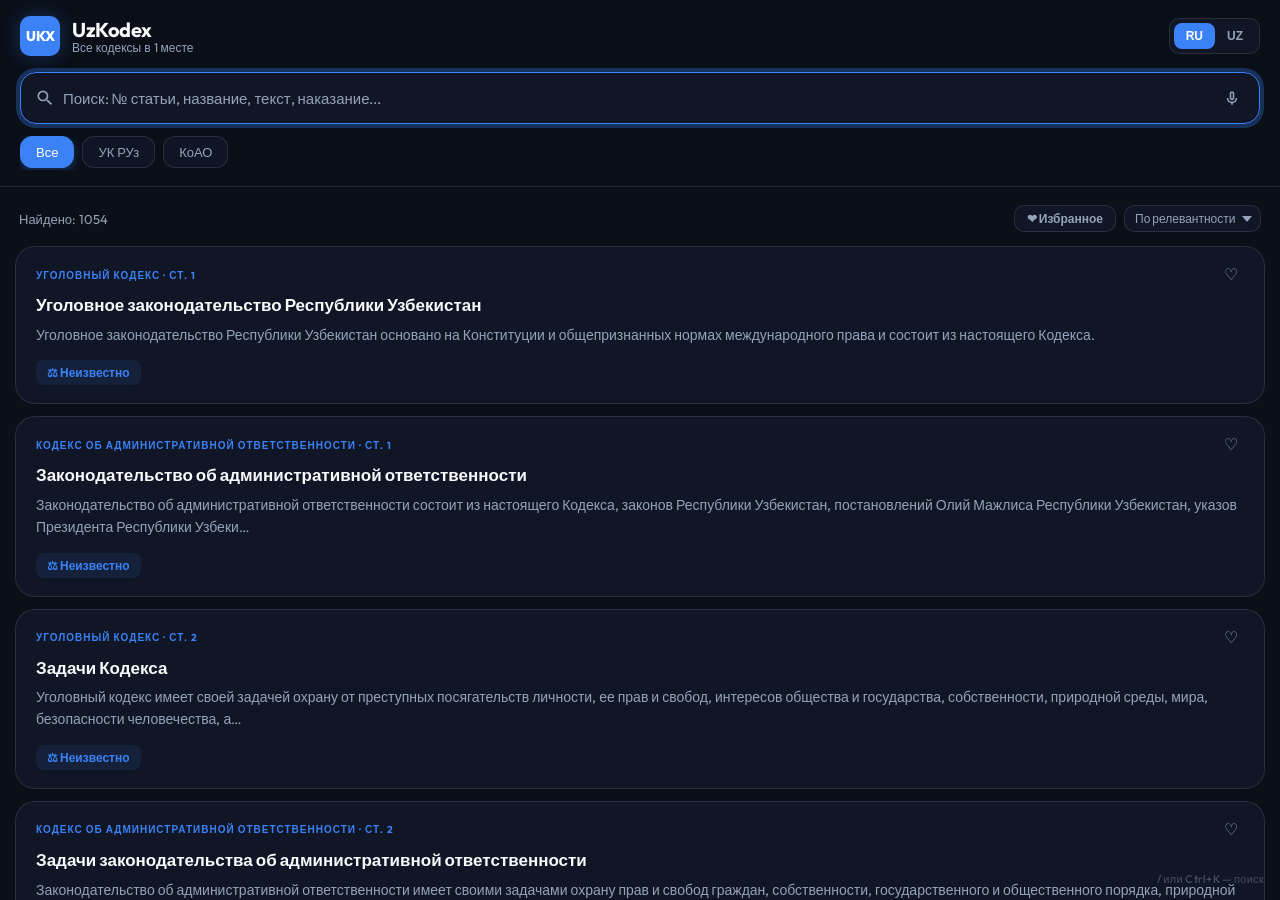
<file: index.html>
<!DOCTYPE html>
<html lang="ru">
<head>
    <meta charset="UTF-8">
    <meta name="viewport" content="width=device-width, initial-scale=1.0, maximum-scale=1.0, user-scalable=no">
    <title>UzKodex — Все кодексы в одном месте</title>
    <meta name="description" content="Быстрый и умный поиск по уголовному и административному кодексам Узбекистана. PWA с оффлайн-доступом.">
    <meta name="theme-color" content="#0a0f18">

    <link rel="manifest" href="manifest.json">
    <meta name="mobile-web-app-capable" content="yes">
    <meta name="apple-mobile-web-app-capable" content="yes">
    <meta name="apple-mobile-web-app-status-bar-style" content="black-translucent">
    <meta name="apple-mobile-web-app-title" content="UzKodex">
    <link rel="apple-touch-icon" href="icons/icon-192.png">

    <link rel="preconnect" href="https://fonts.googleapis.com">
    <link rel="preconnect" href="https://fonts.gstatic.com" crossorigin>
    <link href="https://fonts.googleapis.com/css2?family=Outfit:wght@300;400;500;600;700&display=swap" rel="stylesheet">

    <link rel="stylesheet" href="style.css">
</head>
<body>
    <div id="app">
        <header>
            <div class="logo-container">
                <div class="logo-icon">UKX</div>
                <div class="logo-text">
                    <h1>UzKodex</h1>
                    <span id="logo-subtitle">Все кодексы в 1 месте</span>
                </div>
                <div class="lang-switch">
                    <button class="lang-btn active" data-lang="ru">RU</button>
                    <button class="lang-btn" data-lang="uz">UZ</button>
                </div>
            </div>

            <div class="search-wrapper">
                <div class="search-bar">
                    <svg class="search-icon" viewBox="0 0 24 24" width="20" height="20">
                        <path fill="currentColor" d="M15.5 14h-.79l-.28-.27A6.471 6.471 0 0 0 16 9.5 6.5 6.5 0 1 0 9.5 16c1.61 0 3.09-.59 4.23-1.57l.27.28v.79l5 4.99L20.49 19l-4.99-5zm-6 0C7.01 14 5 11.99 5 9.5S7.01 5 9.5 5 14 7.01 14 9.5 11.99 14 9.5 14z"/>
                    </svg>
                    <input type="text" id="search-input" placeholder="Поиск: № статьи, название, текст, наказание..." autocomplete="off" spellcheck="false">
                    <button id="voice-btn" class="hidden" title="Голосовой поиск" aria-label="Голосовой поиск">
                        <svg viewBox="0 0 24 24" width="18" height="18">
                            <path fill="currentColor" d="M12 15c1.66 0 3-1.34 3-3V6c0-1.66-1.34-3-3-3S9 4.34 9 6v6c0 1.66 1.34 3 3 3zm-1-9c0-.55.45-1 1-1s1 .45 1 1v6c0 .55-.45 1-1 1s-1-.45-1-1V6zm6 6c0 2.76-2.24 5-5 5s-5-2.24-5-5H5c0 3.53 2.61 6.43 6 6.92V21h2v-2.08c3.39-.49 6-3.39 6-6.92h-2z"/>
                        </svg>
                    </button>
                    <button id="clear-search" class="hidden" aria-label="Очистить">✕</button>
                </div>

                <div class="filters">
                    <button class="filter-btn active" data-type="all">Все</button>
                    <button class="filter-btn" data-type="uk">УК РУз</button>
                    <button class="filter-btn" data-type="ak">КоАО</button>
                </div>
            </div>
        </header>

        <main id="content-area">
            <div id="status-bar">
                <div class="status-left">
                    <span id="results-count">Загрузка статей...</span>
                    <span id="search-stats"></span>
                </div>
                <div class="status-right">
                    <button id="bm-toggle" class="bm-toggle-btn">❤ Избранное</button>
                    <select id="sort-select" aria-label="Сортировка">
                        <option value="relevance">По релевантности</option>
                        <option value="number">По номеру статьи</option>
                    </select>
                </div>
            </div>

            <div id="fuzzy-hint" class="hidden"></div>

            <div id="virtual-list"></div>

            <div id="empty-state" class="hidden">
                <div class="empty-icon">🔍</div>
                <h3>Ничего не найдено</h3>
                <p>Попробуйте изменить запрос или фильтры</p>
            </div>

            <div id="loading-skeletons">
                <div class="skeleton-card"></div>
                <div class="skeleton-card"></div>
                <div class="skeleton-card"></div>
                <div class="skeleton-card"></div>
            </div>
        </main>

        <div class="keyboard-hint" id="shortcut-hint">/ или Ctrl+K — поиск</div>
        <div id="toast-container"></div>
    </div>

    <!-- Article Modal -->
    <div id="modal-overlay" class="hidden">
        <div id="article-modal">
            <button id="close-modal" aria-label="Закрыть">✕</button>
            <div id="modal-content"></div>
        </div>
    </div>

    <script src="app.js"></script>
    <script>
        if ('serviceWorker' in navigator) {
            window.addEventListener('load', () => {
                navigator.serviceWorker.register('sw.js')
                    .then(() => {})
                    .catch(() => {});
            });
        }
    </script>
</body>
</html>
</file>
<file: style.css>
:root {
    --bg-color: #0a0f18;
    --card-bg: rgba(20, 27, 45, 0.7);
    --accent-blue: #3b82f6;
    --accent-blue-glow: rgba(59, 130, 246, 0.3);
    --accent-red: #ef4444;
    --text-primary: #f8fafc;
    --text-secondary: #94a3b8;
    --glass-border: rgba(255, 255, 255, 0.1);
    --transition-smooth: all 0.3s cubic-bezier(0.4, 0, 0.2, 1);
    --mark-bg: rgba(251, 191, 36, 0.3);
    --mark-color: #fbbf24;
}

* {
    margin: 0;
    padding: 0;
    box-sizing: border-box;
    -webkit-tap-highlight-color: transparent;
}

body {
    font-family: 'Outfit', sans-serif;
    background-color: var(--bg-color);
    color: var(--text-primary);
    overflow-x: hidden;
    height: 100vh;
    -webkit-font-smoothing: antialiased;
}

::-webkit-scrollbar { width: 6px; }
::-webkit-scrollbar-track { background: transparent; }
::-webkit-scrollbar-thumb { background: var(--glass-border); border-radius: 10px; }
::-webkit-scrollbar-thumb:hover { background: var(--text-secondary); }

#app {
    display: flex;
    flex-direction: column;
    height: 100vh;
}

/* ─── Header ─────────────────────────────────────────────────────────────── */
header {
    padding: 16px 20px;
    background: linear-gradient(180deg, rgba(10,15,24,0.97) 0%, rgba(10,15,24,0.85) 100%);
    backdrop-filter: blur(20px);
    border-bottom: 1px solid var(--glass-border);
    position: sticky;
    top: 0;
    z-index: 100;
    flex-shrink: 0;
}

.logo-container {
    display: flex;
    align-items: center;
    gap: 12px;
    margin-bottom: 16px;
}

.logo-icon {
    background: var(--accent-blue);
    color: white;
    width: 40px;
    height: 40px;
    border-radius: 10px;
    display: flex;
    align-items: center;
    justify-content: center;
    font-weight: 800;
    font-size: 14px;
    box-shadow: 0 0 20px var(--accent-blue-glow);
    flex-shrink: 0;
}

.logo-text h1 { font-size: 20px; font-weight: 700; letter-spacing: -0.5px; }
.logo-text span { font-size: 12px; color: var(--text-secondary); display: block; margin-top: -2px; }

.lang-switch {
    margin-left: auto;
    display: flex;
    background: var(--card-bg);
    padding: 4px;
    border-radius: 10px;
    border: 1px solid var(--glass-border);
}

.lang-btn {
    background: transparent;
    border: none;
    color: var(--text-secondary);
    padding: 6px 12px;
    border-radius: 8px;
    font-size: 12px;
    font-weight: 700;
    cursor: pointer;
    transition: var(--transition-smooth);
}
.lang-btn.active { background: var(--accent-blue); color: white; }

/* ─── Search ─────────────────────────────────────────────────────────────── */
.search-wrapper {
    display: flex;
    flex-direction: column;
    gap: 12px;
    position: relative;
}

.search-bar {
    background: var(--card-bg);
    border: 1px solid var(--glass-border);
    border-radius: 16px;
    display: flex;
    align-items: center;
    padding: 0 14px;
    height: 52px;
    transition: var(--transition-smooth);
    box-shadow: 0 4px 12px rgba(0,0,0,0.2);
    gap: 8px;
}
.search-bar:focus-within {
    border-color: var(--accent-blue);
    box-shadow: 0 0 0 4px var(--accent-blue-glow);
}

.search-icon { color: var(--text-secondary); flex-shrink: 0; }

#search-input {
    background: transparent;
    border: none;
    color: var(--text-primary);
    font-family: inherit;
    font-size: 15px;
    width: 100%;
    outline: none;
    min-width: 0;
}
#search-input::placeholder { color: var(--text-secondary); }

#clear-search, #voice-btn {
    background: transparent;
    border: none;
    color: var(--text-secondary);
    cursor: pointer;
    padding: 4px;
    border-radius: 6px;
    display: flex;
    align-items: center;
    justify-content: center;
    transition: var(--transition-smooth);
    flex-shrink: 0;
}
#clear-search { font-size: 16px; }
#clear-search:hover, #voice-btn:hover { color: var(--text-primary); background: rgba(255,255,255,0.08); }

#voice-btn.listening {
    color: var(--accent-red);
    animation: pulse 1s ease-in-out infinite;
}
@keyframes pulse {
    0%, 100% { opacity: 1; transform: scale(1); }
    50% { opacity: 0.6; transform: scale(1.15); }
}

/* ─── Filters ─────────────────────────────────────────────────────────────── */
.filters {
    display: flex;
    gap: 8px;
    overflow-x: auto;
    padding-bottom: 2px;
    scrollbar-width: none;
}
.filters::-webkit-scrollbar { display: none; }

.filter-btn {
    background: var(--card-bg);
    border: 1px solid var(--glass-border);
    color: var(--text-secondary);
    padding: 7px 15px;
    border-radius: 12px;
    font-size: 13px;
    font-weight: 500;
    cursor: pointer;
    white-space: nowrap;
    transition: var(--transition-smooth);
    font-family: inherit;
}
.filter-btn.active {
    background: var(--accent-blue);
    color: white;
    border-color: var(--accent-blue);
    box-shadow: 0 4px 12px var(--accent-blue-glow);
}

/* ─── Main Content ────────────────────────────────────────────────────────── */
main {
    flex: 1;
    overflow-y: auto;
    padding: 14px 15px;
    position: relative;
}

/* ─── Status Bar ──────────────────────────────────────────────────────────── */
#status-bar {
    display: flex;
    align-items: center;
    justify-content: space-between;
    padding: 4px 4px 14px;
    gap: 10px;
    flex-wrap: wrap;
}

.status-left {
    display: flex;
    align-items: center;
    gap: 8px;
    font-size: 13px;
    color: var(--text-secondary);
}

#search-stats {
    font-size: 11px;
    color: var(--accent-blue);
    font-weight: 600;
    opacity: 0.8;
}

.status-right {
    display: flex;
    align-items: center;
    gap: 8px;
    flex-shrink: 0;
}

.bm-toggle-btn {
    background: var(--card-bg);
    border: 1px solid var(--glass-border);
    color: var(--text-secondary);
    padding: 5px 12px;
    border-radius: 10px;
    font-size: 12px;
    font-weight: 600;
    cursor: pointer;
    white-space: nowrap;
    transition: var(--transition-smooth);
    font-family: inherit;
}
.bm-toggle-btn.active {
    background: rgba(239, 68, 68, 0.15);
    border-color: var(--accent-red);
    color: var(--accent-red);
}

#sort-select {
    background: var(--card-bg);
    border: 1px solid var(--glass-border);
    color: var(--text-secondary);
    padding: 5px 10px;
    border-radius: 10px;
    font-size: 12px;
    font-weight: 500;
    cursor: pointer;
    outline: none;
    font-family: inherit;
    appearance: none;
    -webkit-appearance: none;
    background-image: url("data:image/svg+xml,%3Csvg xmlns='http://www.w3.org/2000/svg' width='10' height='6' viewBox='0 0 10 6'%3E%3Cpath fill='%2394a3b8' d='M0 0l5 6 5-6z'/%3E%3C/svg%3E");
    background-repeat: no-repeat;
    background-position: right 8px center;
    padding-right: 24px;
}
#sort-select option { background: #111827; }

/* ─── Fuzzy Hint ──────────────────────────────────────────────────────────── */
#fuzzy-hint {
    font-size: 12px;
    color: var(--mark-color);
    background: rgba(251, 191, 36, 0.08);
    border: 1px solid rgba(251, 191, 36, 0.2);
    border-radius: 10px;
    padding: 6px 14px;
    margin-bottom: 12px;
    display: flex;
    align-items: center;
    gap: 6px;
}
#fuzzy-hint::before { content: "~"; font-weight: 700; }

/* ─── Article Cards ───────────────────────────────────────────────────────── */
.article-card {
    background: var(--card-bg);
    border: 1px solid var(--glass-border);
    border-radius: 20px;
    padding: 18px 20px;
    margin-bottom: 12px;
    cursor: pointer;
    transition: var(--transition-smooth);
    position: relative;
    overflow: hidden;
    backdrop-filter: blur(10px);
}
.article-card:hover {
    transform: translateY(-2px);
    border-color: rgba(59, 130, 246, 0.5);
    background: rgba(30, 41, 59, 0.8);
    box-shadow: 0 8px 24px rgba(0,0,0,0.3);
}
.article-card:active { transform: scale(0.985); }

.card-header {
    display: flex;
    align-items: center;
    justify-content: space-between;
    margin-bottom: 8px;
    gap: 8px;
}

.card-tag {
    font-size: 10px;
    text-transform: uppercase;
    font-weight: 700;
    letter-spacing: 1px;
    color: var(--accent-blue);
}

.bm-btn {
    background: transparent;
    border: none;
    font-size: 16px;
    cursor: pointer;
    color: var(--text-secondary);
    padding: 2px 6px;
    border-radius: 8px;
    transition: var(--transition-smooth);
    line-height: 1;
    flex-shrink: 0;
}
.bm-btn:hover { color: var(--accent-red); background: rgba(239,68,68,0.1); }
.bm-btn.active { color: var(--accent-red); }

.article-card h3 {
    font-size: 17px;
    margin-bottom: 8px;
    line-height: 1.4;
    display: -webkit-box;
    -webkit-line-clamp: 2;
    -webkit-box-orient: vertical;
    overflow: hidden;
}

.article-card .preview-text {
    font-size: 14px;
    color: var(--text-secondary);
    line-height: 1.55;
    display: -webkit-box;
    -webkit-line-clamp: 3;
    -webkit-box-orient: vertical;
    overflow: hidden;
}

.article-card .punishment-badge {
    margin-top: 14px;
    display: inline-flex;
    align-items: center;
    background: rgba(59, 130, 246, 0.1);
    color: var(--accent-blue);
    padding: 5px 11px;
    border-radius: 8px;
    font-size: 12px;
    font-weight: 600;
}

/* ─── Highlight ───────────────────────────────────────────────────────────── */
mark {
    background: var(--mark-bg);
    color: var(--mark-color);
    border-radius: 3px;
    padding: 0 2px;
    font-style: normal;
    font-weight: inherit;
}

/* ─── Skeleton ────────────────────────────────────────────────────────────── */
.skeleton-card {
    background: var(--card-bg);
    height: 155px;
    border-radius: 20px;
    margin-bottom: 12px;
    position: relative;
    overflow: hidden;
}
.skeleton-card::after {
    content: "";
    position: absolute;
    inset: 0;
    transform: translateX(-100%);
    background: linear-gradient(90deg, transparent, rgba(255,255,255,0.04), transparent);
    animation: shimmer 1.5s infinite;
}
@keyframes shimmer { 100% { transform: translateX(100%); } }

/* ─── Modal ───────────────────────────────────────────────────────────────── */
#modal-overlay {
    position: fixed;
    inset: 0;
    background: rgba(0,0,0,0.85);
    backdrop-filter: blur(12px);
    z-index: 1000;
    display: flex;
    align-items: flex-end;
    justify-content: center;
    padding: 0;
}

@media (min-width: 600px) {
    #modal-overlay { align-items: center; padding: 20px; }
}

#article-modal {
    background: #0f172a;
    border: 1px solid var(--glass-border);
    width: 100%;
    max-width: 640px;
    max-height: 90vh;
    border-radius: 24px 24px 0 0;
    position: relative;
    padding: 28px 24px 32px;
    overflow-y: auto;
    animation: slideUp 0.35s cubic-bezier(0.16, 1, 0.3, 1);
}
@media (min-width: 600px) {
    #article-modal {
        border-radius: 24px;
        animation: modalIn 0.35s cubic-bezier(0.16, 1, 0.3, 1);
    }
}
@keyframes slideUp {
    from { opacity: 0; transform: translateY(60px); }
    to { opacity: 1; transform: translateY(0); }
}
@keyframes modalIn {
    from { opacity: 0; transform: scale(0.92) translateY(16px); }
    to { opacity: 1; transform: scale(1) translateY(0); }
}

#close-modal {
    position: absolute;
    top: 18px;
    right: 18px;
    background: rgba(255,255,255,0.08);
    border: none;
    color: var(--text-secondary);
    width: 34px;
    height: 34px;
    border-radius: 50%;
    cursor: pointer;
    font-size: 14px;
    transition: var(--transition-smooth);
    display: flex;
    align-items: center;
    justify-content: center;
}
#close-modal:hover { background: rgba(255,255,255,0.15); color: white; }

.modal-type-tag {
    font-size: 10px;
    text-transform: uppercase;
    font-weight: 700;
    letter-spacing: 1px;
    color: var(--accent-blue);
    margin-bottom: 12px;
}

#modal-content h2 {
    font-size: 22px;
    line-height: 1.35;
    margin-bottom: 18px;
    padding-right: 40px;
}

.modal-body {
    font-size: 15px;
    line-height: 1.65;
    color: var(--text-secondary);
    margin-bottom: 20px;
}

.full-punishment {
    background: rgba(59, 130, 246, 0.06);
    border-left: 3px solid var(--accent-blue);
    padding: 14px 16px;
    border-radius: 0 12px 12px 0;
    color: var(--text-primary);
    font-size: 14px;
    line-height: 1.6;
    margin-bottom: 20px;
}
.full-punishment strong { font-weight: 600; display: block; margin-bottom: 6px; color: var(--accent-blue); }

/* ─── Modal Actions ───────────────────────────────────────────────────────── */
.modal-actions {
    display: flex;
    gap: 8px;
    flex-wrap: wrap;
    padding-top: 4px;
}

.modal-act-btn {
    background: rgba(255,255,255,0.06);
    border: 1px solid var(--glass-border);
    color: var(--text-secondary);
    padding: 8px 16px;
    border-radius: 12px;
    font-size: 13px;
    font-weight: 600;
    cursor: pointer;
    transition: var(--transition-smooth);
    font-family: inherit;
}
.modal-act-btn:hover { background: rgba(255,255,255,0.12); color: white; }
.modal-act-btn.bm-active {
    background: rgba(239, 68, 68, 0.12);
    border-color: rgba(239, 68, 68, 0.4);
    color: var(--accent-red);
}

/* ─── Empty State ─────────────────────────────────────────────────────────── */
#empty-state {
    text-align: center;
    padding: 60px 20px;
}
.empty-icon { font-size: 64px; margin-bottom: 20px; display: block; }
#empty-state h3 { font-size: 20px; margin-bottom: 8px; }
#empty-state p { font-size: 14px; color: var(--text-secondary); }

/* ─── Toast ───────────────────────────────────────────────────────────────── */
#toast-container {
    position: fixed;
    bottom: 28px;
    left: 50%;
    transform: translateX(-50%);
    z-index: 2000;
    display: flex;
    flex-direction: column;
    gap: 8px;
    align-items: center;
    pointer-events: none;
}
.toast {
    background: rgba(30, 41, 59, 0.95);
    border: 1px solid var(--glass-border);
    color: white;
    padding: 10px 22px;
    border-radius: 12px;
    box-shadow: 0 10px 28px rgba(0,0,0,0.5);
    font-weight: 500;
    font-size: 14px;
    animation: toastIn 0.25s forwards, toastOut 0.3s 2.7s forwards;
    backdrop-filter: blur(10px);
    white-space: nowrap;
}
.toast.error { border-color: rgba(239,68,68,0.4); }
@keyframes toastIn { from { opacity:0; transform:translateY(12px); } to { opacity:1; transform:translateY(0); } }
@keyframes toastOut { to { opacity:0; transform:translateY(12px); } }

/* ─── Keyboard Hint ───────────────────────────────────────────────────────── */
.keyboard-hint {
    position: fixed;
    bottom: 14px;
    right: 16px;
    font-size: 11px;
    color: rgba(148, 163, 184, 0.4);
    pointer-events: none;
    font-weight: 500;
    letter-spacing: 0.3px;
}
@media (max-width: 480px) { .keyboard-hint { display: none; } }

/* ─── Utilities ───────────────────────────────────────────────────────────── */
.hidden { display: none !important; }

/* ─── Responsive ──────────────────────────────────────────────────────────── */
@media (max-width: 480px) {
    header { padding: 12px 14px; }
    main { padding: 10px 12px; }
    .article-card { padding: 15px 16px; }
    #article-modal { padding: 22px 18px 28px; }
    #status-bar { gap: 6px; }
    .status-right { gap: 6px; }
    #sort-select { display: none; }
}
</file>
